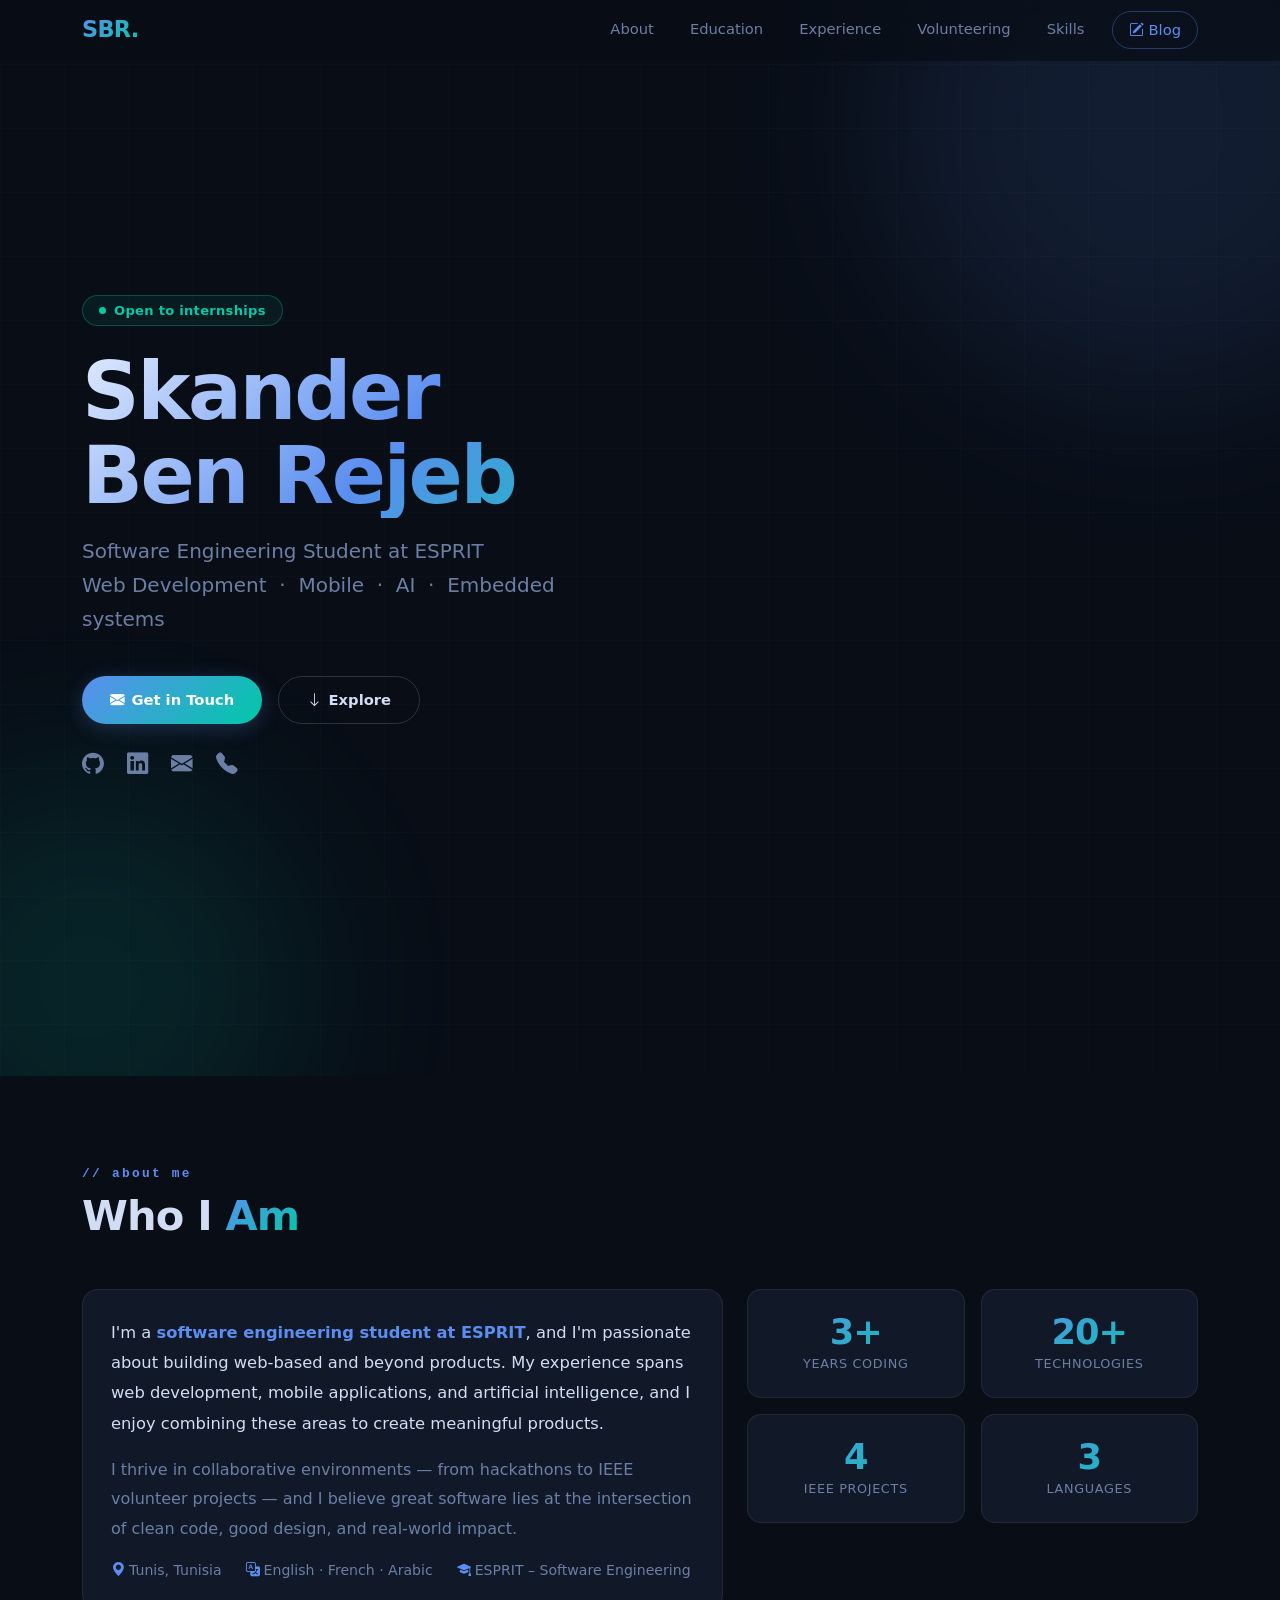
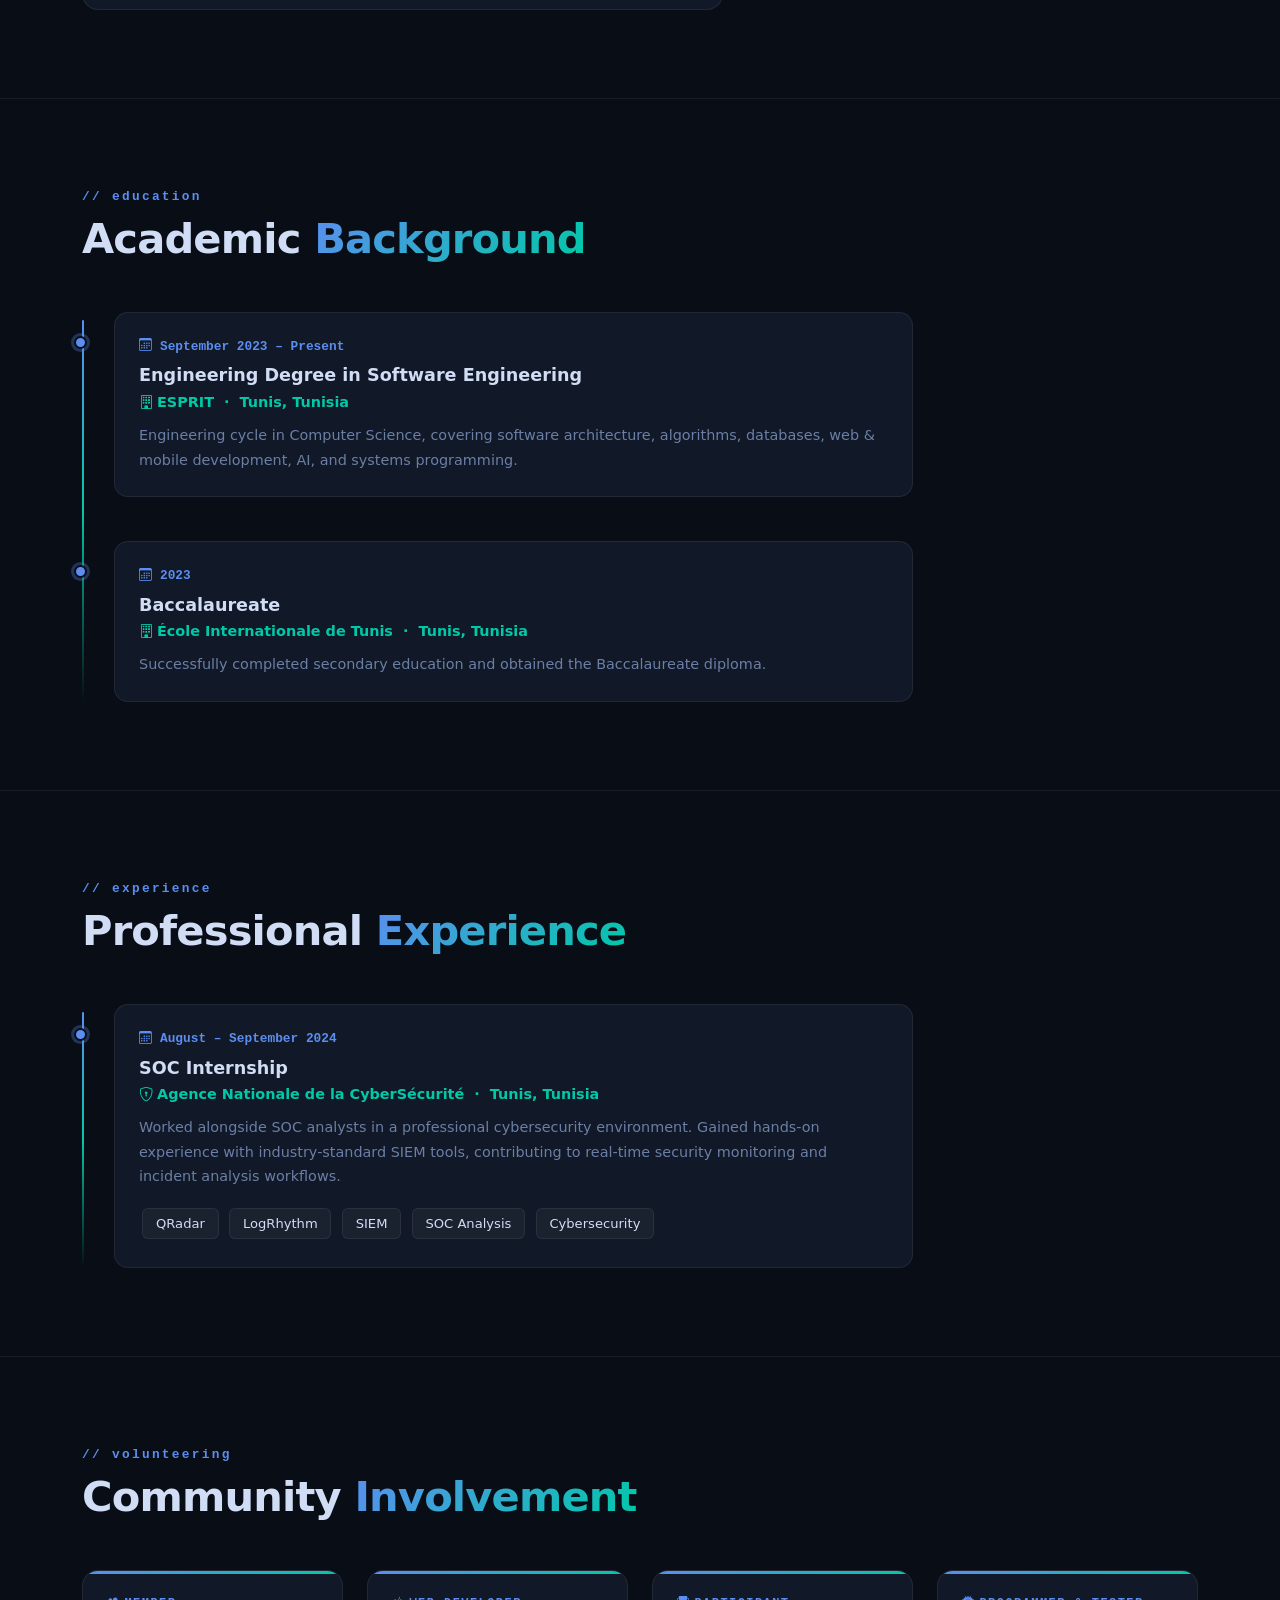
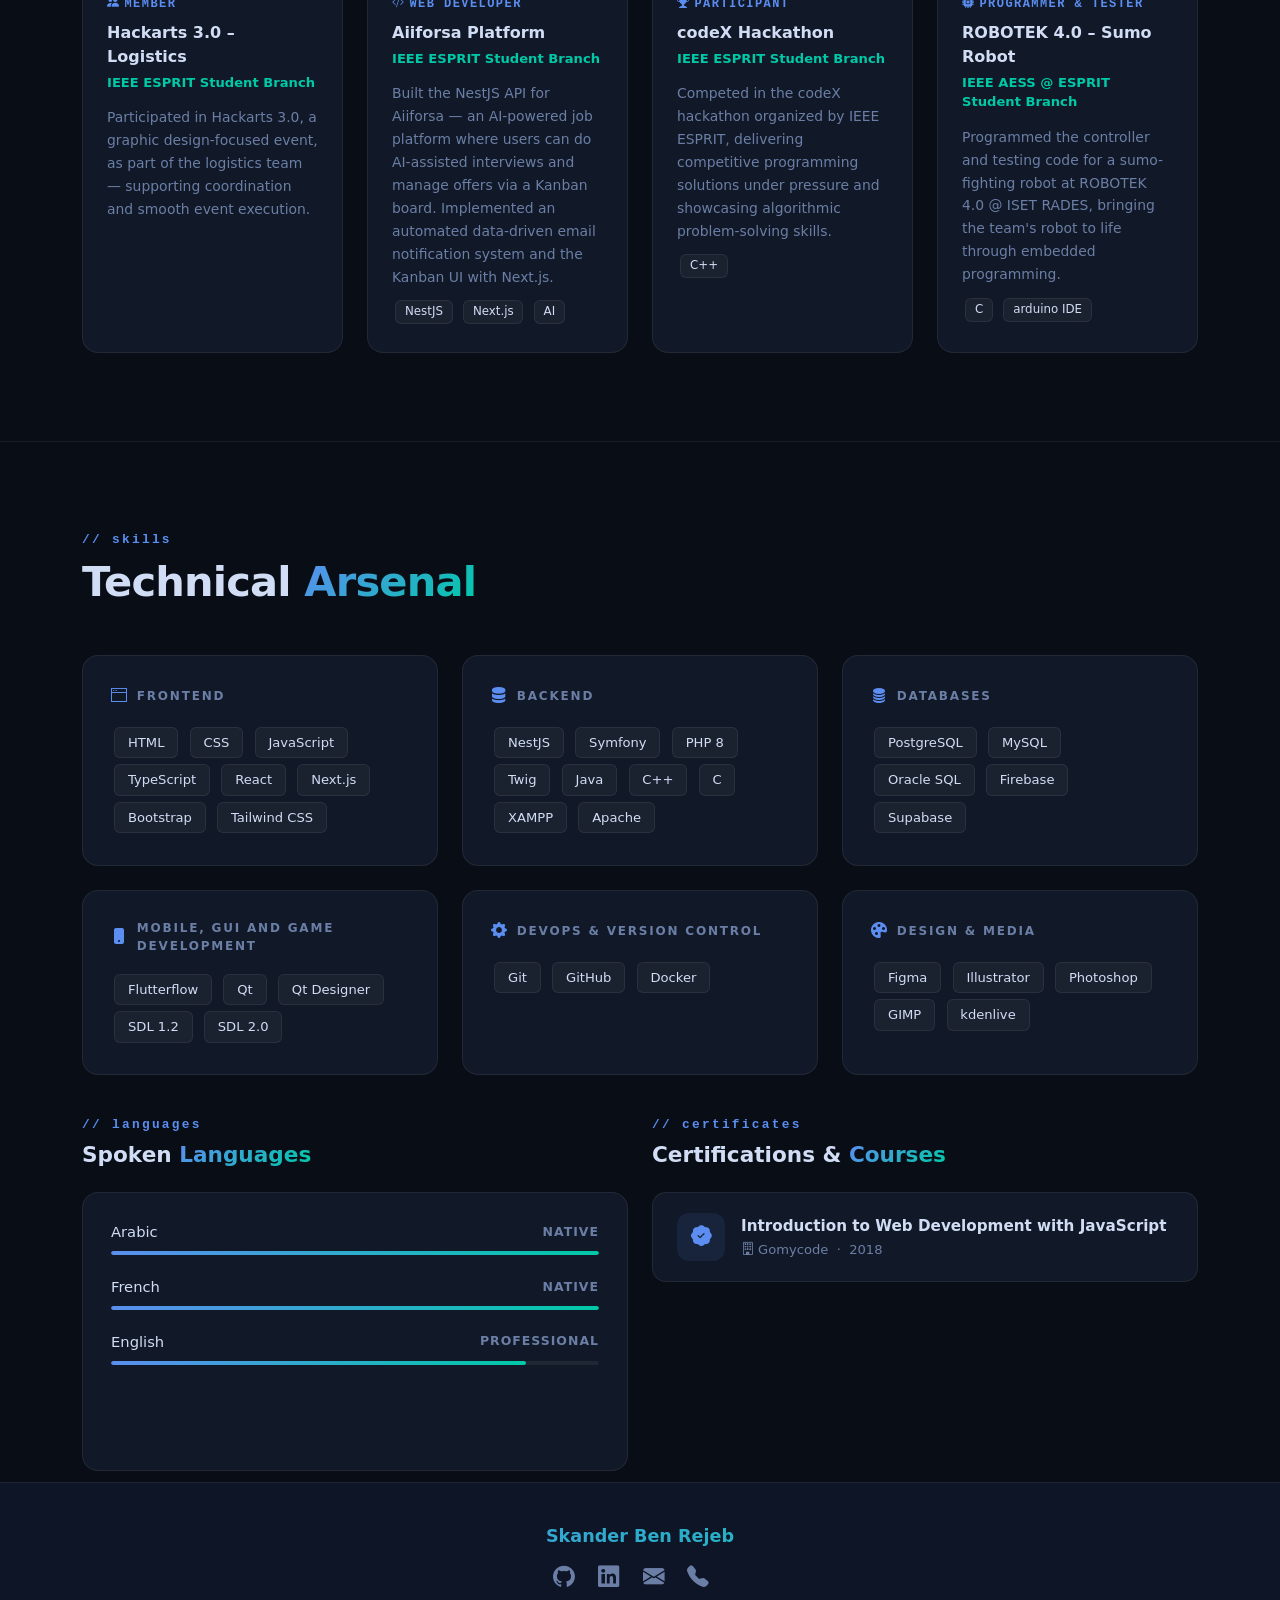
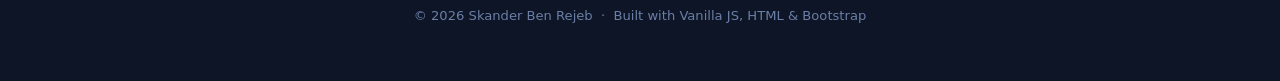
<file: index.html>
<!DOCTYPE html>
<html lang="en">
<head>
    <meta charset="UTF-8">
    <meta name="viewport" content="width=device-width, initial-scale=1.0">
    <title>Skander Ben Rejeb – Software Engineer</title>
    <link rel="preconnect" href="https://fonts.googleapis.com">
    <link rel="preconnect" href="https://fonts.gstatic.com" crossorigin>
    <link href="https://fonts.googleapis.com/css2?family=Inter:wght@400;500;600;700;800&display=swap" rel="stylesheet">
    <link href="https://cdn.jsdelivr.net/npm/bootstrap@5.3.3/dist/css/bootstrap.min.css" rel="stylesheet">
    <link href="https://cdn.jsdelivr.net/npm/bootstrap-icons@1.11.3/font/bootstrap-icons.min.css" rel="stylesheet">
    <link rel="stylesheet" href="styles.css">

    <link href="https://fonts.googleapis.com/css2?family=Geo:ital@0;1&display=swap" rel="stylesheet">
    <link href="https://fonts.googleapis.com/css2?family=Geo:ital@0;1&family=Monofett&display=swap" rel="stylesheet">
    <link href="https://fonts.googleapis.com/css2?family=Geo:ital@0;1&family=Monofett&family=Ubuntu+Sans:ital,wght@0,100..800;1,100..800&display=swap" rel="stylesheet">

    <style>body { font-family: 'Ubuntu Sans', system-ui, sans-serif; }</style>
</head>
<body>

<!-- ═══════════════════════════════ NAVBAR ═══════════════════════════════ -->
<nav class="navbar navbar-expand-lg fixed-top" id="mainNav">
    <div class="container">
        <a class="navbar-brand" href="#hero">SBR.</a>
        <button class="navbar-toggler" type="button"
                data-bs-toggle="collapse" data-bs-target="#navMenu"
                aria-controls="navMenu" aria-expanded="false" aria-label="Toggle navigation">
            <i class="bi bi-list fs-4" style="color: var(--text-muted);"></i>
        </button>
        <div class="collapse navbar-collapse justify-content-end" id="navMenu">
            <ul class="navbar-nav gap-1">
                <li class="nav-item"><a class="nav-link" href="#about">About</a></li>
                <li class="nav-item"><a class="nav-link" href="#education">Education</a></li>
                <li class="nav-item"><a class="nav-link" href="#experience">Experience</a></li>
                <li class="nav-item"><a class="nav-link" href="#volunteering">Volunteering</a></li>
                <li class="nav-item"><a class="nav-link" href="#skills">Skills</a></li>
                <li class="nav-item"><a class="nav-link blog-link" href="blog.html"><i class="bi bi-pencil-square me-1"></i>Blog</a></li>
            </ul>
        </div>
    </div>
</nav>

<!-- ═══════════════════════════════ HERO ════════════════════════════════ -->
<section id="hero" class="hero-section d-flex align-items-center">
    <div class="hero-bg-grid"></div>
    <div class="hero-orb orb-1"></div>
    <div class="hero-orb orb-2"></div>

    <div class="container hero-content">
        <div class="row align-items-center min-vh-100 py-5">
            <div class="col-lg-8 col-xl-7">

                <div class="hero-tag fade-in">
                    <span class="tag-dot"></span>
                    Open to internships
                </div>

                <h1 class="hero-name fade-in delay-1">
                    Skander<br>Ben Rejeb
                </h1>

                <p class="hero-subtitle fade-in delay-2">
                    Software Engineering Student at ESPRIT<br>
                    Web Development &nbsp;·&nbsp; Mobile &nbsp;·&nbsp; AI &nbsp;·&nbsp; Embedded systems
                </p>

                <div class="d-flex flex-wrap gap-3 mb-4 fade-in delay-3">
                    <a href="mailto:skander.benrejeb@protonmail.com" class="btn-primary-custom">
                        <i class="bi bi-envelope-fill"></i> Get in Touch
                    </a>
                    <a href="#about" class="btn-outline-custom">
                        <i class="bi bi-arrow-down"></i> Explore
                    </a>
                </div>

                <div class="social-links fade-in delay-4">
                    <a href="https://github.com/LeAlexBR" target="_blank" rel="noopener" title="GitHub">
                        <i class="bi bi-github"></i>
                    </a>
                    <a href="https://www.linkedin.com/in/skander-ben-rejeb-470098317/" target="_blank" rel="noopener" title="LinkedIn">
                        <i class="bi bi-linkedin"></i>
                    </a>
                    <a href="mailto:skander.benrejeb@protonmail.com" title="Email">
                        <i class="bi bi-envelope-fill"></i>
                    </a>
                    <a href="tel:+21655860514" title="+216 55 860 514">
                        <i class="bi bi-telephone-fill"></i>
                    </a>
                </div>

            </div>
        </div>
    </div>
</section>

<!-- ═══════════════════════════════ ABOUT ═══════════════════════════════ -->
<section id="about">
    <div class="container">
        <div class="section-label fade-in">// about me</div>
        <h2 class="section-title fade-in">Who I <span>Am</span></h2>

        <div class="row g-4">
            <div class="col-lg-7 fade-in">
                <div class="card-custom">
                    <p style="color: var(--text); line-height: 1.85; font-size: 1.02rem;">
                        I'm a <strong style="color: var(--accent);">software engineering student at ESPRIT</strong>, and I'm passionate about building web-based and beyond products. My experience spans web development, mobile applications, and artificial intelligence, and I enjoy combining these areas to create meaningful products.
                    </p>
                    <p style="color: var(--text-muted); line-height: 1.85; margin-top: 1rem;">
                        I thrive in collaborative environments — from hackathons to IEEE volunteer projects — and I believe great software lies at the intersection of clean code, good design, and real-world impact.
                    </p>

                    <div class="d-flex flex-wrap gap-4 mt-3" style="font-size: 0.88rem; color: var(--text-muted);">
                        <span><i class="bi bi-geo-alt-fill me-1" style="color: var(--accent);"></i>Tunis, Tunisia</span>
                        <span><i class="bi bi-translate me-1" style="color: var(--accent);"></i>English · French · Arabic</span>
                        <span><i class="bi bi-mortarboard-fill me-1" style="color: var(--accent);"></i>ESPRIT – Software Engineering</span>
                    </div>
                </div>
            </div>

            <div class="col-lg-5 fade-in delay-1">
                <div class="row g-3">
                    <div class="col-6">
                        <div class="stat-item">
                            <div class="stat-number">3+</div>
                            <div class="stat-label">Years Coding</div>
                        </div>
                    </div>
                    <div class="col-6">
                        <div class="stat-item">
                            <div class="stat-number">20+</div>
                            <div class="stat-label">Technologies</div>
                        </div>
                    </div>
                    <div class="col-6">
                        <div class="stat-item">
                            <div class="stat-number">4</div>
                            <div class="stat-label">IEEE Projects</div>
                        </div>
                    </div>
                    <div class="col-6">
                        <div class="stat-item">
                            <div class="stat-number">3</div>
                            <div class="stat-label">Languages</div>
                        </div>
                    </div>
                </div>
            </div>
        </div>
    </div>
</section>

<div class="section-sep"></div>

<!-- ══════════════════════════════ EDUCATION ════════════════════════════ -->
<section id="education">
    <div class="container">
        <div class="section-label fade-in">// education</div>
        <h2 class="section-title fade-in">Academic <span>Background</span></h2>

        <div class="row">
            <div class="col-lg-9">
                <div class="timeline fade-in">

                    <div class="timeline-item">
                        <div class="timeline-date"><i class="bi bi-calendar3 me-2"></i>September 2023 – Present</div>
                        <div class="timeline-title">Engineering Degree in Software Engineering</div>
                        <div class="timeline-org"><i class="bi bi-building me-1"></i>ESPRIT &nbsp;·&nbsp; Tunis, Tunisia</div>
                        <div class="timeline-desc">
                            Engineering cycle in Computer Science, covering software architecture, algorithms, databases, web &amp; mobile development, AI, and systems programming.
                        </div>
                    </div>

                    <div class="timeline-item">
                        <div class="timeline-date"><i class="bi bi-calendar3 me-2"></i>2023</div>
                        <div class="timeline-title">Baccalaureate</div>
                        <div class="timeline-org"><i class="bi bi-building me-1"></i>École Internationale de Tunis &nbsp;·&nbsp; Tunis, Tunisia</div>
                        <div class="timeline-desc">
                            Successfully completed secondary education and obtained the Baccalaureate diploma.
                        </div>
                    </div>

                </div>
            </div>
        </div>
    </div>
</section>

<div class="section-sep"></div>

<!-- ═════════════════════════════ EXPERIENCE ════════════════════════════ -->
<section id="experience">
    <div class="container">
        <div class="section-label fade-in">// experience</div>
        <h2 class="section-title fade-in">Professional <span>Experience</span></h2>

        <div class="row">
            <div class="col-lg-9">
                <div class="timeline fade-in">

                    <div class="timeline-item">
                        <div class="timeline-date"><i class="bi bi-calendar3 me-2"></i>August – September 2024</div>
                        <div class="timeline-title">SOC Internship</div>
                        <div class="timeline-org">
                            <i class="bi bi-shield-lock me-1"></i>Agence Nationale de la CyberSécurité &nbsp;·&nbsp; Tunis, Tunisia
                        </div>
                        <div class="timeline-desc">
                            Worked alongside SOC analysts in a professional cybersecurity environment.
                            Gained hands-on experience with industry-standard SIEM tools,
                            contributing to real-time security monitoring and incident analysis workflows.
                        </div>
                        <div class="d-flex flex-wrap gap-1 mt-3">
                            <span class="skill-badge">QRadar</span>
                            <span class="skill-badge">LogRhythm</span>
                            <span class="skill-badge">SIEM</span>
                            <span class="skill-badge">SOC Analysis</span>
                            <span class="skill-badge">Cybersecurity</span>
                        </div>
                    </div>

                </div>
            </div>
        </div>
    </div>
</section>

<div class="section-sep"></div>

<!-- ════════════════════════════ VOLUNTEERING ═══════════════════════════ -->
<section id="volunteering">
    <div class="container">
        <div class="section-label fade-in">// volunteering</div>
        <h2 class="section-title fade-in">Community <span>Involvement</span></h2>

        <div class="row g-4">

            <div class="col-md-6 col-xl-3 fade-in">
                <div class="vol-card">
                    <div class="vol-role"><i class="bi bi-people-fill me-1"></i>Member</div>
                    <div class="vol-title">Hackarts 3.0 – Logistics</div>
                    <div class="vol-org">IEEE ESPRIT Student Branch</div>
                    <div class="vol-desc">
                        Participated in Hackarts 3.0, a graphic design-focused event, as part of the logistics team — supporting coordination and smooth event execution.
                    </div>
                </div>
            </div>

            <div class="col-md-6 col-xl-3 fade-in delay-1">
                <div class="vol-card">
                    <div class="vol-role"><i class="bi bi-code-slash me-1"></i>Web Developer</div>
                    <div class="vol-title">Aiiforsa Platform</div>
                    <div class="vol-org">IEEE ESPRIT Student Branch</div>
                    <div class="vol-desc">
                        Built the NestJS API for Aiiforsa — an AI-powered job platform where users can do AI-assisted interviews and manage offers via a Kanban board.
                        Implemented an automated data-driven email notification system and the Kanban UI with Next.js.
                    </div>
                    <div class="d-flex flex-wrap gap-1 mt-2">
                        <span class="skill-badge" style="font-size:0.74rem;padding:.15rem .55rem;">NestJS</span>
                        <span class="skill-badge" style="font-size:0.74rem;padding:.15rem .55rem;">Next.js</span>
                        <span class="skill-badge" style="font-size:0.74rem;padding:.15rem .55rem;">AI</span>
                    </div>
                </div>
            </div>

            <div class="col-md-6 col-xl-3 fade-in delay-2">
                <div class="vol-card">
                    <div class="vol-role"><i class="bi bi-trophy-fill me-1"></i>Participant</div>
                    <div class="vol-title">codeX Hackathon</div>
                    <div class="vol-org">IEEE ESPRIT Student Branch</div>
                    <div class="vol-desc">
                        Competed in the codeX hackathon organized by IEEE ESPRIT, delivering competitive programming solutions under pressure and showcasing algorithmic problem-solving skills.
                    </div>
                    <div class="d-flex flex-wrap gap-1 mt-2">
                        <span class="skill-badge" style="font-size:0.74rem;padding:.15rem .55rem;">C++</span>
                    </div>
                </div>
            </div>

            <div class="col-md-6 col-xl-3 fade-in delay-3">
                <div class="vol-card">
                    <div class="vol-role"><i class="bi bi-cpu-fill me-1"></i>Programmer &amp; Tester</div>
                    <div class="vol-title">ROBOTEK 4.0 – Sumo Robot</div>
                    <div class="vol-org">IEEE AESS @ ESPRIT Student Branch</div>
                    <div class="vol-desc">
                        Programmed the controller and testing code for a sumo-fighting robot at ROBOTEK 4.0 @ ISET RADES, bringing the team's robot to life through embedded programming.
                    </div>
                    <div class="d-flex flex-wrap gap-1 mt-2">
                        <span class="skill-badge" style="font-size:0.74rem;padding:.15rem .55rem;">C</span>
                        <span class="skill-badge" style="font-size:0.74rem;padding:.15rem .55rem;">arduino IDE</span>
                    </div>
                </div>
            </div>

        </div>
    </div>
</section>

<div class="section-sep"></div>

<!-- ══════════════════════════════ SKILLS ═══════════════════════════════ -->
<section id="skills">
    <div class="container">
        <div class="section-label fade-in">// skills</div>
        <h2 class="section-title fade-in">Technical <span>Arsenal</span></h2>

        <div class="row g-4">

            <div class="col-md-6 col-lg-4 fade-in">
                <div class="card-custom">
                    <div class="skill-category-label">
                        <i class="bi bi-window-fullscreen"></i> Frontend
                    </div>
                    <span class="skill-badge">HTML</span>
                    <span class="skill-badge">CSS</span>
                    <span class="skill-badge">JavaScript</span>
                    <span class="skill-badge">TypeScript</span>
                    <span class="skill-badge">React</span>
                    <span class="skill-badge">Next.js</span>
                    <span class="skill-badge">Bootstrap</span>
                    <span class="skill-badge">Tailwind CSS</span>
                </div>
            </div>

            <div class="col-md-6 col-lg-4 fade-in delay-1">
                <div class="card-custom">
                    <div class="skill-category-label">
                        <i class="bi bi-server"></i> Backend
                    </div>
                    <span class="skill-badge">NestJS</span>
                    <span class="skill-badge">Symfony</span>
                    <span class="skill-badge">PHP 8</span>
                    <span class="skill-badge">Twig</span>
                    <span class="skill-badge">Java</span>
                    <span class="skill-badge">C++</span>
                    <span class="skill-badge">C</span>
                    <span class="skill-badge">XAMPP</span>
                    <span class="skill-badge">Apache</span>
                </div>
            </div>

            <div class="col-md-6 col-lg-4 fade-in delay-2">
                <div class="card-custom">
                    <div class="skill-category-label">
                        <i class="bi bi-database-fill"></i> Databases
                    </div>
                    <span class="skill-badge">PostgreSQL</span>
                    <span class="skill-badge">MySQL</span>
                    <span class="skill-badge">Oracle SQL</span>
                    <span class="skill-badge">Firebase</span>
                    <span class="skill-badge">Supabase</span>
                </div>
            </div>

            <div class="col-md-6 col-lg-4 fade-in">
                <div class="card-custom">
                    <div class="skill-category-label">
                        <i class="bi bi-phone-fill"></i> Mobile, GUI and Game development
                    </div>
                    <span class="skill-badge">Flutterflow</span>
                    <span class="skill-badge">Qt</span>
                    <span class="skill-badge">Qt Designer</span>
                    <span class="skill-badge">SDL 1.2</span>
                    <span class="skill-badge">SDL 2.0</span>
                </div>
            </div>

            <div class="col-md-6 col-lg-4 fade-in delay-1">
                <div class="card-custom">
                    <div class="skill-category-label">
                        <i class="bi bi-gear-fill"></i> DevOps &amp; Version Control
                    </div>
                    <span class="skill-badge">Git</span>
                    <span class="skill-badge">GitHub</span>
                    <span class="skill-badge">Docker</span>
                </div>
            </div>

            <div class="col-md-6 col-lg-4 fade-in delay-2">
                <div class="card-custom">
                    <div class="skill-category-label">
                        <i class="bi bi-palette-fill"></i> Design &amp; Media
                    </div>
                    <span class="skill-badge">Figma</span>
                    <span class="skill-badge">Illustrator</span>
                    <span class="skill-badge">Photoshop</span>
                    <span class="skill-badge">GIMP</span>
                    <span class="skill-badge">kdenlive</span>
                </div>
            </div>

        </div>

        <!-- Languages & Certs -->
        <div class="row g-4 mt-3">

            <div class="col-lg-6 fade-in">
                <div class="section-label">// languages</div>
                <h3 style="font-size:1.35rem;font-weight:700;color:var(--text);margin-bottom:1.5rem;margin-top:.4rem;">
                    Spoken <span style="background:var(--gradient);-webkit-background-clip:text;-webkit-text-fill-color:transparent;background-clip:text;">Languages</span>
                </h3>
                <div class="card-custom">
                    <div class="lang-item">
                        <div class="lang-name">
                            <span>Arabic</span>
                            <span class="lang-level">Native</span>
                        </div>
                        <div class="lang-bar"><div class="lang-bar-fill" data-width="100%"></div></div>
                    </div>
                    <div class="lang-item">
                        <div class="lang-name">
                            <span>French</span>
                            <span class="lang-level">Native</span>
                        </div>
                        <div class="lang-bar"><div class="lang-bar-fill" data-width="100%"></div></div>
                    </div>
                    <div class="lang-item">
                        <div class="lang-name">
                            <span>English</span>
                            <span class="lang-level">Professional</span>
                        </div>
                        <div class="lang-bar"><div class="lang-bar-fill" data-width="85%"></div></div>
                    </div>
                </div>
            </div>

            <div class="col-lg-6 fade-in delay-1">
                <div class="section-label">// certificates</div>
                <h3 style="font-size:1.35rem;font-weight:700;color:var(--text);margin-bottom:1.5rem;margin-top:.4rem;">
                    Certifications &amp; <span style="background:var(--gradient);-webkit-background-clip:text;-webkit-text-fill-color:transparent;background-clip:text;">Courses</span>
                </h3>
                <div class="cert-card">
                    <div class="cert-icon"><i class="bi bi-patch-check-fill"></i></div>
                    <div>
                        <div class="cert-name">Introduction to Web Development with JavaScript</div>
                        <div class="cert-meta"><i class="bi bi-building me-1"></i>Gomycode &nbsp;·&nbsp; 2018</div>
                    </div>
                </div>
            </div>

        </div>
    </div>
</section>

<!-- ════════════════════════════ FOOTER ════════════════════════════════ -->
<footer>
    <div class="container">
        <span class="brand">Skander Ben Rejeb</span>
        <div class="social-links">
            <a href="https://github.com/LeAlexBR" target="_blank" rel="noopener"><i class="bi bi-github"></i></a>
            <a href="https://www.linkedin.com/in/skander-ben-rejeb-470098317/" target="_blank" rel="noopener"><i class="bi bi-linkedin"></i></a>
            <a href="mailto:skander.benrejeb@protonmail.com"><i class="bi bi-envelope-fill"></i></a>
            <a href="tel:+21655860514"><i class="bi bi-telephone-fill"></i></a>
        </div>
        <p class="copy">© 2026 Skander Ben Rejeb &nbsp;·&nbsp; Built with Vanilla JS, HTML &amp; Bootstrap</p>
    </div>
</footer>

<script src="https://cdn.jsdelivr.net/npm/bootstrap@5.3.3/dist/js/bootstrap.bundle.min.js"></script>
<script src="script.js"></script>
</body>
</html>
</file>
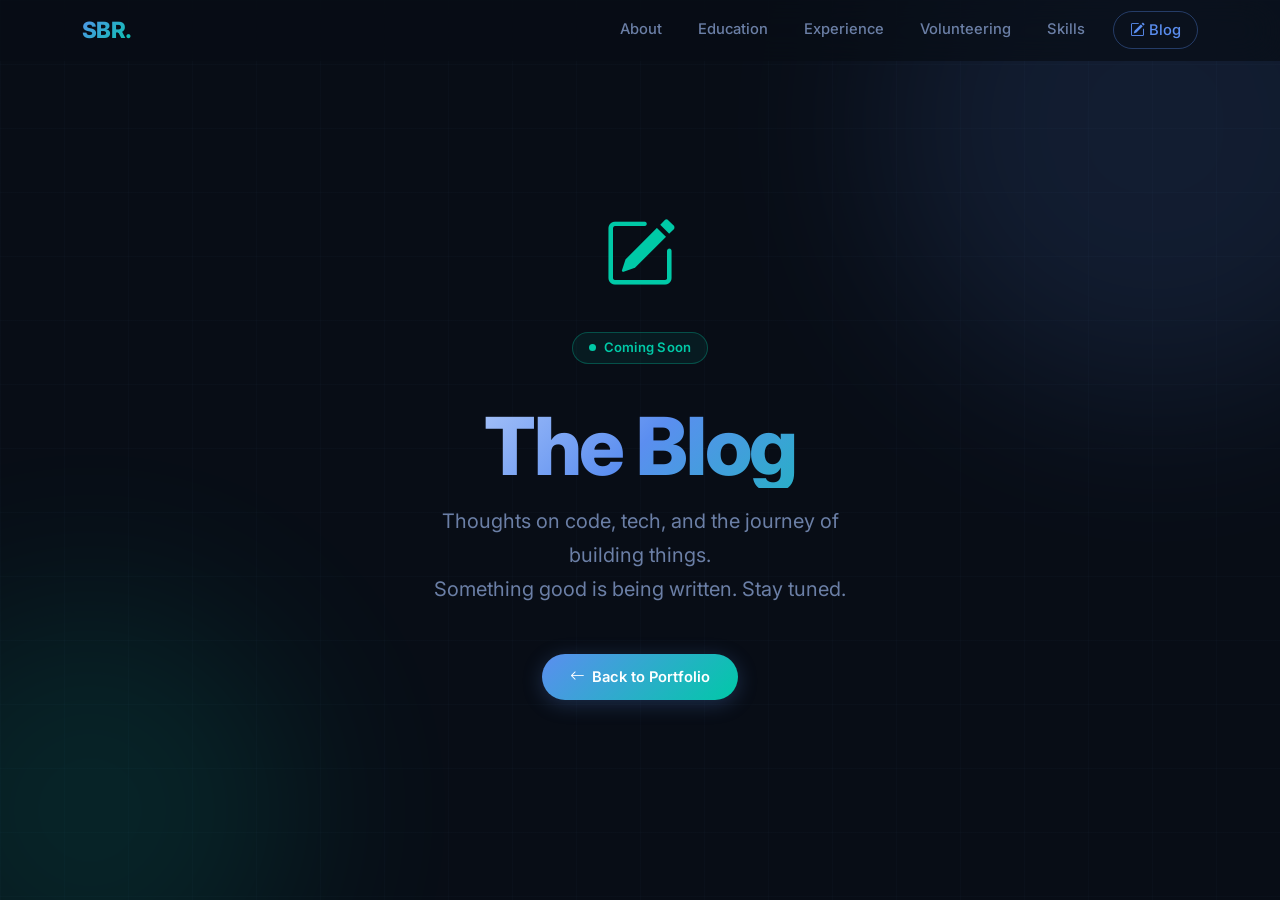
<file: blog.html>
<!DOCTYPE html>
<html lang="en">
<head>
    <meta charset="UTF-8">
    <meta name="viewport" content="width=device-width, initial-scale=1.0">
    <title>Blog – Skander Ben Rejeb</title>
    <link rel="preconnect" href="https://fonts.googleapis.com">
    <link rel="preconnect" href="https://fonts.gstatic.com" crossorigin>
    <link href="https://fonts.googleapis.com/css2?family=Inter:wght@400;500;600;700;800&display=swap" rel="stylesheet">
    <link href="https://cdn.jsdelivr.net/npm/bootstrap@5.3.3/dist/css/bootstrap.min.css" rel="stylesheet">
    <link href="https://cdn.jsdelivr.net/npm/bootstrap-icons@1.11.3/font/bootstrap-icons.min.css" rel="stylesheet">
    <link rel="stylesheet" href="styles.css">
    <style>body { font-family: 'Inter', 'Segoe UI', system-ui, sans-serif; }</style>
</head>
<body>

<!-- NAVBAR -->
<nav class="navbar navbar-expand-lg fixed-top" id="mainNav">
    <div class="container">
        <a class="navbar-brand" href="index.html">SBR.</a>
        <button class="navbar-toggler" type="button"
                data-bs-toggle="collapse" data-bs-target="#navMenu"
                aria-controls="navMenu" aria-expanded="false" aria-label="Toggle navigation">
            <i class="bi bi-list fs-4" style="color: var(--text-muted);"></i>
        </button>
        <div class="collapse navbar-collapse justify-content-end" id="navMenu">
            <ul class="navbar-nav gap-1">
                <li class="nav-item"><a class="nav-link" href="index.html#about">About</a></li>
                <li class="nav-item"><a class="nav-link" href="index.html#education">Education</a></li>
                <li class="nav-item"><a class="nav-link" href="index.html#experience">Experience</a></li>
                <li class="nav-item"><a class="nav-link" href="index.html#volunteering">Volunteering</a></li>
                <li class="nav-item"><a class="nav-link" href="index.html#skills">Skills</a></li>
                <li class="nav-item"><a class="nav-link blog-link active" href="blog.html"><i class="bi bi-pencil-square me-1"></i>Blog</a></li>
            </ul>
        </div>
    </div>
</nav>

<!-- COMING SOON -->
<section style="min-height: 100vh; display: flex; align-items: center; position: relative; overflow: hidden;">
    <div class="hero-bg-grid"></div>
    <div class="hero-orb orb-1"></div>
    <div class="hero-orb orb-2"></div>

    <div class="container text-center" style="position: relative; z-index: 2;">
        <div class="row justify-content-center">
            <div class="col-lg-7">

                <i class="bi bi-pencil-square coming-soon-icon"></i>

                <div class="hero-tag mx-auto" style="justify-content: center;">
                    <span class="tag-dot"></span>
                    Coming Soon
                </div>

                <h1 class="hero-name mt-3">The Blog</h1>

                <p class="hero-subtitle mx-auto mt-2" style="max-width: 440px;">
                    Thoughts on code, tech, and the journey of building things.<br>
                    Something good is being written. Stay tuned.
                </p>

                <a href="index.html" class="btn-primary-custom mt-2">
                    <i class="bi bi-arrow-left"></i> Back to Portfolio
                </a>

            </div>
        </div>
    </div>
</section>

<script src="https://cdn.jsdelivr.net/npm/bootstrap@5.3.3/dist/js/bootstrap.bundle.min.js"></script>
<script src="script.js"></script>
</body>
</html>
</file>
<file: styles.css>
:root {
    --bg-primary: #080d16;
    --bg-secondary: #0d1526;
    --bg-card: #111827;
    --accent: #5b8ef0;
    --accent-glow: rgba(91, 142, 240, 0.25);
    --accent-2: #00c9a7;
    --text: #d1ddf5;
    --text-muted: #6b7fa6;
    --border: rgba(255, 255, 255, 0.07);
    --gradient: linear-gradient(135deg, #5b8ef0, #00c9a7);
}

* { margin: 0; padding: 0; box-sizing: border-box; }

html { scroll-behavior: smooth; }

body {
    background-color: var(--bg-primary);
    color: var(--text);
    font-family: 'Segoe UI', system-ui, -apple-system, sans-serif;
    overflow-x: hidden;
}

::-webkit-scrollbar { width: 5px; }
::-webkit-scrollbar-track { background: var(--bg-primary); }
::-webkit-scrollbar-thumb { background: var(--accent); border-radius: 3px; }

/* ── Navbar ── */
#mainNav {
    background: rgba(8, 13, 22, 0.7);
    backdrop-filter: blur(20px);
    -webkit-backdrop-filter: blur(20px);
    border-bottom: 1px solid transparent;
    transition: all 0.35s ease;
}

#mainNav.scrolled {
    background: rgba(8, 13, 22, 0.97);
    border-bottom-color: var(--border);
    box-shadow: 0 4px 30px rgba(0, 0, 0, 0.5);
}

.navbar-brand {
    font-weight: 800;
    font-size: 1.4rem;
    letter-spacing: -0.03em;
    background: var(--gradient);
    -webkit-background-clip: text;
    -webkit-text-fill-color: transparent;
    background-clip: text;
}

.nav-link {
    color: var(--text-muted) !important;
    font-weight: 500;
    font-size: 0.92rem;
    padding: 0.45rem 1rem !important;
    transition: color 0.25s;
    position: relative;
}

.nav-link::after {
    content: '';
    position: absolute;
    bottom: 0;
    left: 50%;
    transform: translateX(-50%);
    width: 0;
    height: 2px;
    background: var(--gradient);
    border-radius: 2px;
    transition: width 0.3s ease;
}

.nav-link:hover,
.nav-link.active {
    color: var(--text) !important;
}

.nav-link:hover::after,
.nav-link.active::after {
    width: 55%;
}

.nav-link.blog-link {
    color: var(--accent) !important;
    border: 1px solid rgba(91, 142, 240, 0.35);
    border-radius: 20px;
    margin-left: 0.5rem;
    transition: all 0.25s;
}

.nav-link.blog-link:hover {
    background: rgba(91, 142, 240, 0.1);
    color: var(--text) !important;
}

.nav-link.blog-link::after { display: none; }

.navbar-toggler {
    border: none !important;
    box-shadow: none !important;
    color: var(--text-muted);
    background: transparent !important;
}

@media (max-width: 991px) {
    .navbar-collapse {
        background: rgba(8, 13, 22, 0.98);
        border: 1px solid var(--border);
        border-radius: 12px;
        padding: 0.75rem 1rem;
        margin-top: 0.5rem;
    }
}

/* ── Hero ── */
.hero-section {
    min-height: 100vh;
    background: var(--bg-primary);
    position: relative;
    overflow: hidden;
}

.hero-bg-grid {
    position: absolute;
    inset: 0;
    background-image:
        linear-gradient(rgba(91, 142, 240, 0.025) 1px, transparent 1px),
        linear-gradient(90deg, rgba(91, 142, 240, 0.025) 1px, transparent 1px);
    background-size: 64px 64px;
}

.hero-orb {
    position: absolute;
    border-radius: 50%;
    filter: blur(90px);
    opacity: 0.12;
    animation: float 8s ease-in-out infinite;
}

.orb-1 {
    width: 550px;
    height: 550px;
    background: var(--accent);
    top: -150px;
    right: -150px;
    animation-delay: 0s;
}

.orb-2 {
    width: 420px;
    height: 420px;
    background: var(--accent-2);
    bottom: -120px;
    left: -120px;
    animation-delay: -4s;
}

@keyframes float {
    0%, 100% { transform: translateY(0px); }
    50% { transform: translateY(-30px); }
}

.hero-content { position: relative; z-index: 2; }

.hero-tag {
    display: inline-flex;
    align-items: center;
    gap: 0.5rem;
    padding: 0.3rem 1rem;
    background: rgba(0, 201, 167, 0.08);
    border: 1px solid rgba(0, 201, 167, 0.3);
    border-radius: 50px;
    color: var(--accent-2);
    font-size: 0.82rem;
    font-weight: 600;
    letter-spacing: 0.02em;
    margin-bottom: 1.5rem;
}

.tag-dot {
    width: 7px;
    height: 7px;
    background: var(--accent-2);
    border-radius: 50%;
    animation: pulse 2s ease-in-out infinite;
}

@keyframes pulse {
    0%, 100% { opacity: 1; transform: scale(1); }
    50% { opacity: 0.4; transform: scale(0.8); }
}

.hero-name {
    font-size: clamp(2.8rem, 7vw, 5rem);
    font-weight: 800;
    line-height: 1.05;
    letter-spacing: -0.03em;
    background: linear-gradient(135deg, #e0eaff 0%, #5b8ef0 50%, #00c9a7 100%);
    -webkit-background-clip: text;
    -webkit-text-fill-color: transparent;
    background-clip: text;
    margin-bottom: 1rem;
}

.hero-subtitle {
    font-size: clamp(1rem, 2.2vw, 1.25rem);
    color: var(--text-muted);
    line-height: 1.7;
    margin-bottom: 2.5rem;
    max-width: 480px;
}

.btn-primary-custom {
    background: var(--gradient);
    border: none;
    padding: 0.75rem 1.75rem;
    border-radius: 50px;
    color: #fff;
    font-weight: 600;
    font-size: 0.92rem;
    text-decoration: none;
    display: inline-flex;
    align-items: center;
    gap: 0.4rem;
    transition: all 0.3s;
    box-shadow: 0 4px 20px var(--accent-glow);
}

.btn-primary-custom:hover {
    color: #fff;
    transform: translateY(-2px);
    box-shadow: 0 8px 32px var(--accent-glow);
}

.btn-outline-custom {
    background: transparent;
    border: 1px solid rgba(255, 255, 255, 0.15);
    padding: 0.75rem 1.75rem;
    border-radius: 50px;
    color: var(--text);
    font-weight: 600;
    font-size: 0.92rem;
    text-decoration: none;
    display: inline-flex;
    align-items: center;
    gap: 0.4rem;
    transition: all 0.3s;
}

.btn-outline-custom:hover {
    color: var(--accent);
    border-color: rgba(91, 142, 240, 0.5);
    transform: translateY(-2px);
}

.social-links a {
    color: var(--text-muted);
    font-size: 1.35rem;
    margin-right: 1.1rem;
    text-decoration: none;
    transition: all 0.25s;
    display: inline-block;
}

.social-links a:hover {
    color: var(--accent);
    transform: translateY(-3px);
}

/* ── Sections ── */
section { padding: 5.5rem 0; }

.section-label {
    font-family: 'Courier New', monospace;
    color: var(--accent);
    font-size: 0.8rem;
    font-weight: 600;
    letter-spacing: 0.18em;
    margin-bottom: 0.5rem;
}

.section-title {
    font-size: clamp(1.8rem, 4vw, 2.6rem);
    font-weight: 800;
    color: var(--text);
    letter-spacing: -0.02em;
    margin-bottom: 3rem;
}

.section-title span {
    background: var(--gradient);
    -webkit-background-clip: text;
    -webkit-text-fill-color: transparent;
    background-clip: text;
}

.section-sep {
    height: 1px;
    background: var(--border);
}

/* ── Cards ── */
.card-custom {
    background: var(--bg-card);
    border: 1px solid var(--border);
    border-radius: 16px;
    padding: 1.75rem;
    transition: all 0.3s ease;
    height: 100%;
}

.card-custom:hover {
    border-color: rgba(91, 142, 240, 0.35);
    transform: translateY(-4px);
    box-shadow: 0 12px 40px rgba(0, 0, 0, 0.3);
}

/* ── About Stats ── */
.stat-item {
    text-align: center;
    padding: 1.5rem 1rem;
    background: var(--bg-card);
    border: 1px solid var(--border);
    border-radius: 14px;
    transition: all 0.3s;
}

.stat-item:hover {
    border-color: rgba(91, 142, 240, 0.3);
    transform: translateY(-3px);
}

.stat-number {
    font-size: 2.2rem;
    font-weight: 800;
    letter-spacing: -0.03em;
    background: var(--gradient);
    -webkit-background-clip: text;
    -webkit-text-fill-color: transparent;
    background-clip: text;
    line-height: 1;
    margin-bottom: 0.3rem;
}

.stat-label {
    color: var(--text-muted);
    font-size: 0.8rem;
    font-weight: 500;
    text-transform: uppercase;
    letter-spacing: 0.05em;
}

/* ── Timeline ── */
.timeline {
    position: relative;
    padding-left: 2rem;
}

.timeline::before {
    content: '';
    position: absolute;
    left: 0;
    top: 8px;
    bottom: 0;
    width: 2px;
    background: linear-gradient(to bottom, var(--accent), var(--accent-2), transparent);
    border-radius: 2px;
}

.timeline-item {
    position: relative;
    margin-bottom: 2.75rem;
    padding: 1.5rem;
    background: var(--bg-card);
    border: 1px solid var(--border);
    border-radius: 14px;
    transition: all 0.3s;
}

.timeline-item:hover {
    border-color: rgba(91, 142, 240, 0.3);
    box-shadow: 0 8px 30px rgba(0, 0, 0, 0.25);
}

.timeline-item:last-child { margin-bottom: 0; }

.timeline-item::before {
    content: '';
    position: absolute;
    left: -2.57rem;
    top: 1.45rem;
    width: 13px;
    height: 13px;
    border-radius: 50%;
    background: var(--accent);
    border: 2px solid var(--bg-primary);
    box-shadow: 0 0 0 3px rgba(91, 142, 240, 0.3);
    z-index: 1;
}

.timeline-date {
    color: var(--accent);
    font-size: 0.8rem;
    font-weight: 600;
    font-family: 'Courier New', monospace;
    margin-bottom: 0.4rem;
}

.timeline-title {
    font-size: 1.1rem;
    font-weight: 700;
    color: var(--text);
    margin-bottom: 0.2rem;
}

.timeline-org {
    color: var(--accent-2);
    font-weight: 600;
    font-size: 0.9rem;
    margin-bottom: 0.6rem;
}

.timeline-desc {
    color: var(--text-muted);
    font-size: 0.9rem;
    line-height: 1.7;
}

/* ── Volunteering Cards ── */
.vol-card {
    background: var(--bg-card);
    border: 1px solid var(--border);
    border-radius: 16px;
    padding: 1.5rem;
    height: 100%;
    transition: all 0.3s ease;
    position: relative;
    overflow: hidden;
}

.vol-card::before {
    content: '';
    position: absolute;
    top: 0; left: 0; right: 0;
    height: 3px;
    background: var(--gradient);
    border-radius: 16px 16px 0 0;
}

.vol-card:hover {
    transform: translateY(-6px);
    box-shadow: 0 18px 50px rgba(0, 0, 0, 0.35);
    border-color: rgba(91, 142, 240, 0.3);
}

.vol-role {
    color: var(--accent);
    font-size: 0.75rem;
    font-weight: 700;
    letter-spacing: 0.12em;
    text-transform: uppercase;
    margin-bottom: 0.5rem;
    font-family: 'Courier New', monospace;
}

.vol-title {
    font-size: 1rem;
    font-weight: 700;
    color: var(--text);
    margin-bottom: 0.25rem;
}

.vol-org {
    color: var(--accent-2);
    font-size: 0.82rem;
    font-weight: 600;
    margin-bottom: 0.85rem;
}

.vol-desc {
    color: var(--text-muted);
    font-size: 0.87rem;
    line-height: 1.65;
}

/* ── Skills ── */
.skill-category-label {
    color: var(--text-muted);
    font-size: 0.75rem;
    font-weight: 700;
    letter-spacing: 0.15em;
    text-transform: uppercase;
    margin-bottom: 1rem;
    display: flex;
    align-items: center;
    gap: 0.5rem;
}

.skill-category-label i { color: var(--accent); font-size: 1rem; }

.skill-badge {
    display: inline-block;
    padding: 0.3rem 0.8rem;
    background: rgba(255, 255, 255, 0.04);
    border: 1px solid var(--border);
    border-radius: 6px;
    font-size: 0.82rem;
    color: var(--text);
    margin: 0.2rem;
    transition: all 0.2s ease;
    cursor: default;
}

.skill-badge:hover {
    background: rgba(91, 142, 240, 0.1);
    border-color: rgba(91, 142, 240, 0.4);
    color: var(--accent);
    transform: translateY(-1px);
}

/* ── Language Bars ── */
.lang-item { margin-bottom: 1.3rem; }
.lang-item:last-child { margin-bottom: 0; }

.lang-name {
    display: flex;
    justify-content: space-between;
    align-items: center;
    margin-bottom: 0.5rem;
    font-size: 0.92rem;
    font-weight: 500;
}

.lang-level {
    color: var(--text-muted);
    font-size: 0.78rem;
    font-weight: 600;
    text-transform: uppercase;
    letter-spacing: 0.08em;
}

.lang-bar {
    height: 4px;
    background: rgba(255,255,255,0.06);
    border-radius: 4px;
    overflow: hidden;
}

.lang-bar-fill {
    height: 100%;
    width: 0%;
    border-radius: 4px;
    background: var(--gradient);
    transition: width 1.2s cubic-bezier(0.4, 0, 0.2, 1);
}

/* ── Cert Card ── */
.cert-card {
    background: var(--bg-card);
    border: 1px solid var(--border);
    border-radius: 14px;
    padding: 1.25rem 1.5rem;
    display: flex;
    align-items: center;
    gap: 1rem;
    transition: all 0.3s;
}

.cert-card:hover {
    border-color: rgba(91, 142, 240, 0.4);
    transform: translateX(6px);
}

.cert-icon {
    width: 48px;
    height: 48px;
    background: rgba(91, 142, 240, 0.1);
    border-radius: 12px;
    display: flex;
    align-items: center;
    justify-content: center;
    color: var(--accent);
    font-size: 1.3rem;
    flex-shrink: 0;
}

.cert-name {
    font-weight: 600;
    color: var(--text);
    font-size: 0.95rem;
}

.cert-meta {
    color: var(--text-muted);
    font-size: 0.82rem;
    margin-top: 0.15rem;
}

/* ── Footer ── */
footer {
    background: var(--bg-secondary);
    border-top: 1px solid var(--border);
    padding: 2.5rem 0;
    text-align: center;
}

footer .brand {
    font-size: 1.1rem;
    font-weight: 700;
    background: var(--gradient);
    -webkit-background-clip: text;
    -webkit-text-fill-color: transparent;
    background-clip: text;
    margin-bottom: 0.75rem;
    display: block;
}

footer .copy {
    color: var(--text-muted);
    font-size: 0.82rem;
    margin-top: 0.75rem;
}

/* ── Fade-in animation ── */
.fade-in {
    opacity: 0;
    transform: translateY(28px);
    transition: opacity 0.65s ease, transform 0.65s ease;
}

.fade-in.visible {
    opacity: 1;
    transform: translateY(0);
}

.fade-in.delay-1 { transition-delay: 0.1s; }
.fade-in.delay-2 { transition-delay: 0.2s; }
.fade-in.delay-3 { transition-delay: 0.3s; }
.fade-in.delay-4 { transition-delay: 0.4s; }

/* ── Blog coming soon ── */
.coming-soon-icon {
    font-size: 4.5rem;
    color: var(--accent-2);
    margin-bottom: 1.5rem;
    display: block;
    animation: float 4s ease-in-out infinite;
}
</file>
